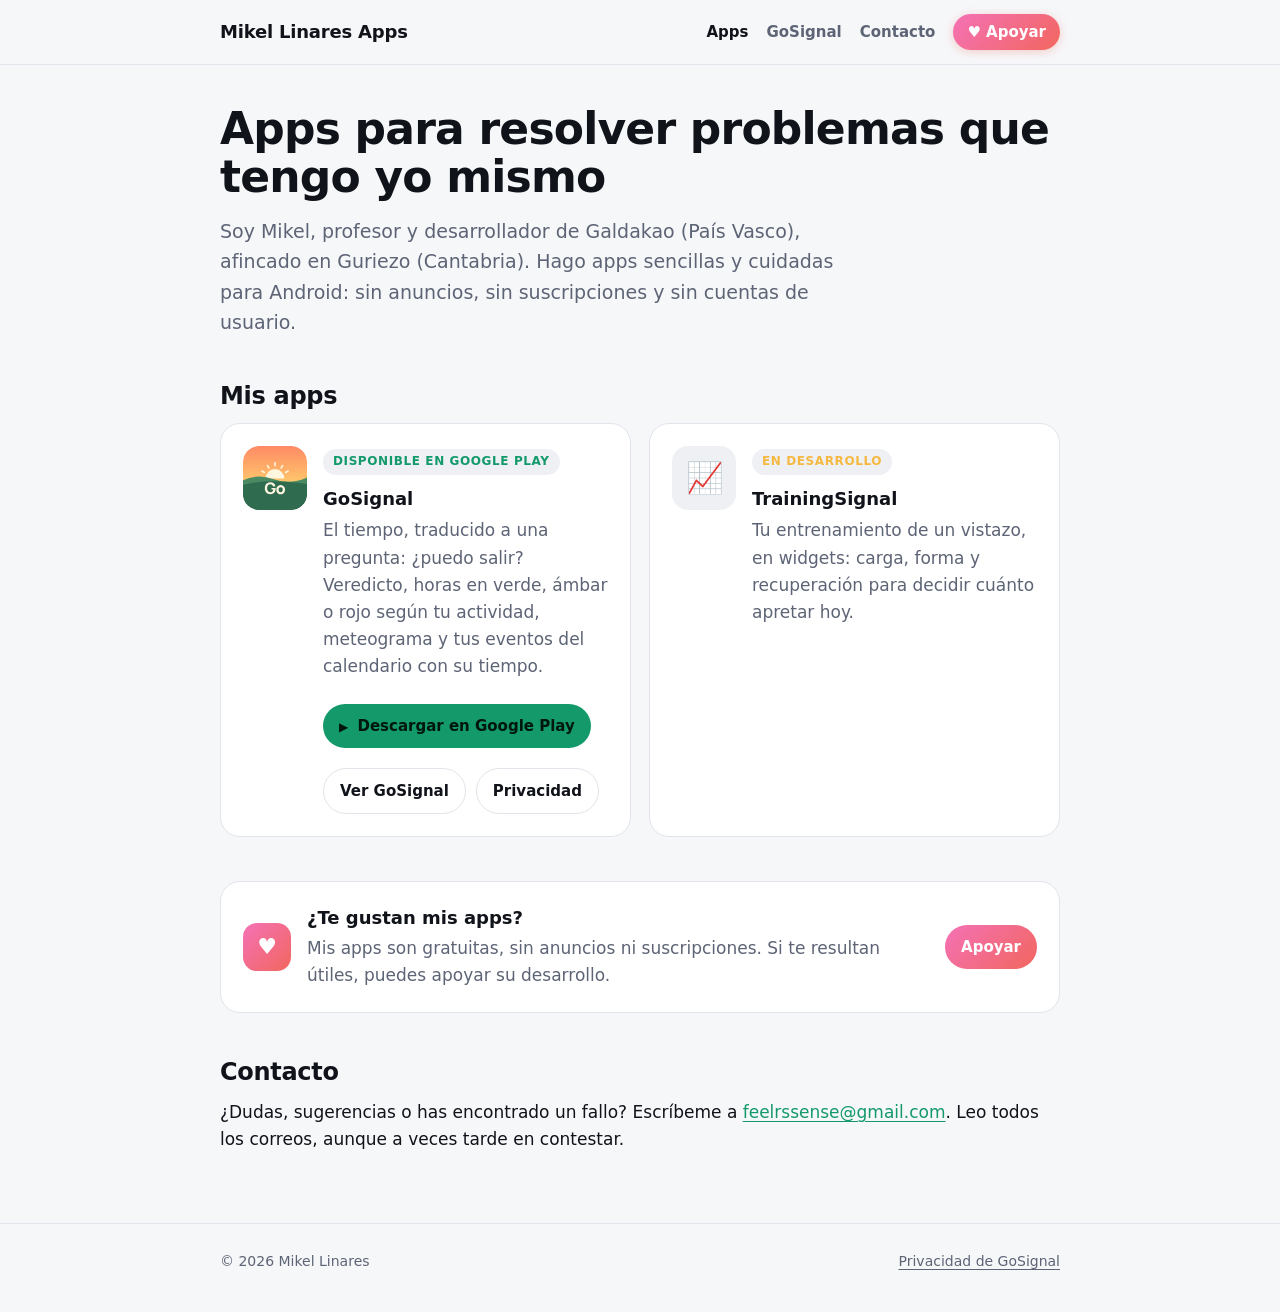
<file: index.html>
<!doctype html>
<html lang="es">
<head>
<meta charset="utf-8">
<meta name="viewport" content="width=device-width, initial-scale=1">
<title>Mikel Linares Apps</title>
<meta name="description" content="Apps para Android de Mikel Linares: GoSignal (el tiempo, traducido a una pregunta: ¿puedo salir?) y TrainingSignal.">
<link rel="icon" href="assets/gosignal-icon.svg" type="image/svg+xml">
<link rel="stylesheet" href="assets/style.css?v=2">
</head>
<body>
<header class="top"><div class="wrap">
  <a class="brand" href="index.html">Mikel Linares Apps</a>
  <nav>
    <a href="index.html" aria-current="page">Apps</a>
    <a href="gosignal/index.html">GoSignal</a>
    <a href="#contacto">Contacto</a>
    <a class="nav-cta" href="apoyar/index.html"><span aria-hidden="true">♥</span> Apoyar</a>
  </nav>
</div></header>

<main><div class="wrap">
  <h1>Apps para resolver problemas que tengo yo mismo</h1>
  <p class="lead">Soy Mikel, profesor y desarrollador de Galdakao (País Vasco), afincado en Guriezo (Cantabria). Hago apps sencillas y cuidadas para Android: sin anuncios, sin suscripciones y sin cuentas de usuario.</p>

  <h2>Mis apps</h2>
  <div class="grid">
    <div class="card app">
      <img src="assets/gosignal-icon.svg" alt="Icono de GoSignal">
      <div>
        <span class="tag live">Disponible en Google Play</span>
        <h3>GoSignal</h3>
        <p class="muted">El tiempo, traducido a una pregunta: ¿puedo salir? Veredicto, horas en verde, ámbar o rojo según tu actividad, meteograma y tus eventos del calendario con su tiempo.</p>
        <div class="links">
          <a class="btn play" href="https://play.google.com/store/apps/details?id=com.mikellinares.gosignal" target="_blank" rel="noopener"><span aria-hidden="true">▶</span> Descargar en Google Play</a>
          <a class="btn ghost" href="gosignal/index.html">Ver GoSignal</a>
          <a class="btn ghost" href="gosignal/privacidad/index.html">Privacidad</a>
        </div>
      </div>
    </div>
    <div class="card app">
      <div class="ph" aria-hidden="true">📈</div>
      <div>
        <span class="tag soon">En desarrollo</span>
        <h3>TrainingSignal</h3>
        <p class="muted">Tu entrenamiento de un vistazo, en widgets: carga, forma y recuperación para decidir cuánto apretar hoy.</p>
      </div>
    </div>
  </div>

  <div class="card donate-teaser">
    <div class="cup" aria-hidden="true">♥</div>
    <div>
      <h3>¿Te gustan mis apps?</h3>
      <p class="muted">Mis apps son gratuitas, sin anuncios ni suscripciones. Si te resultan útiles, puedes apoyar su desarrollo.</p>
    </div>
    <a class="btn" href="apoyar/index.html">Apoyar</a>
  </div>

  <h2 id="contacto">Contacto</h2>
  <p>¿Dudas, sugerencias o has encontrado un fallo? Escríbeme a <a href="mailto:feelrssense@gmail.com">feelrssense@gmail.com</a>. Leo todos los correos, aunque a veces tarde en contestar.</p>
</div></main>

<footer><div class="wrap">
  <span>© 2026 Mikel Linares</span>
  <span><a href="gosignal/privacidad/index.html">Privacidad de GoSignal</a></span>
</div></footer>
</body>
</html>
</file>
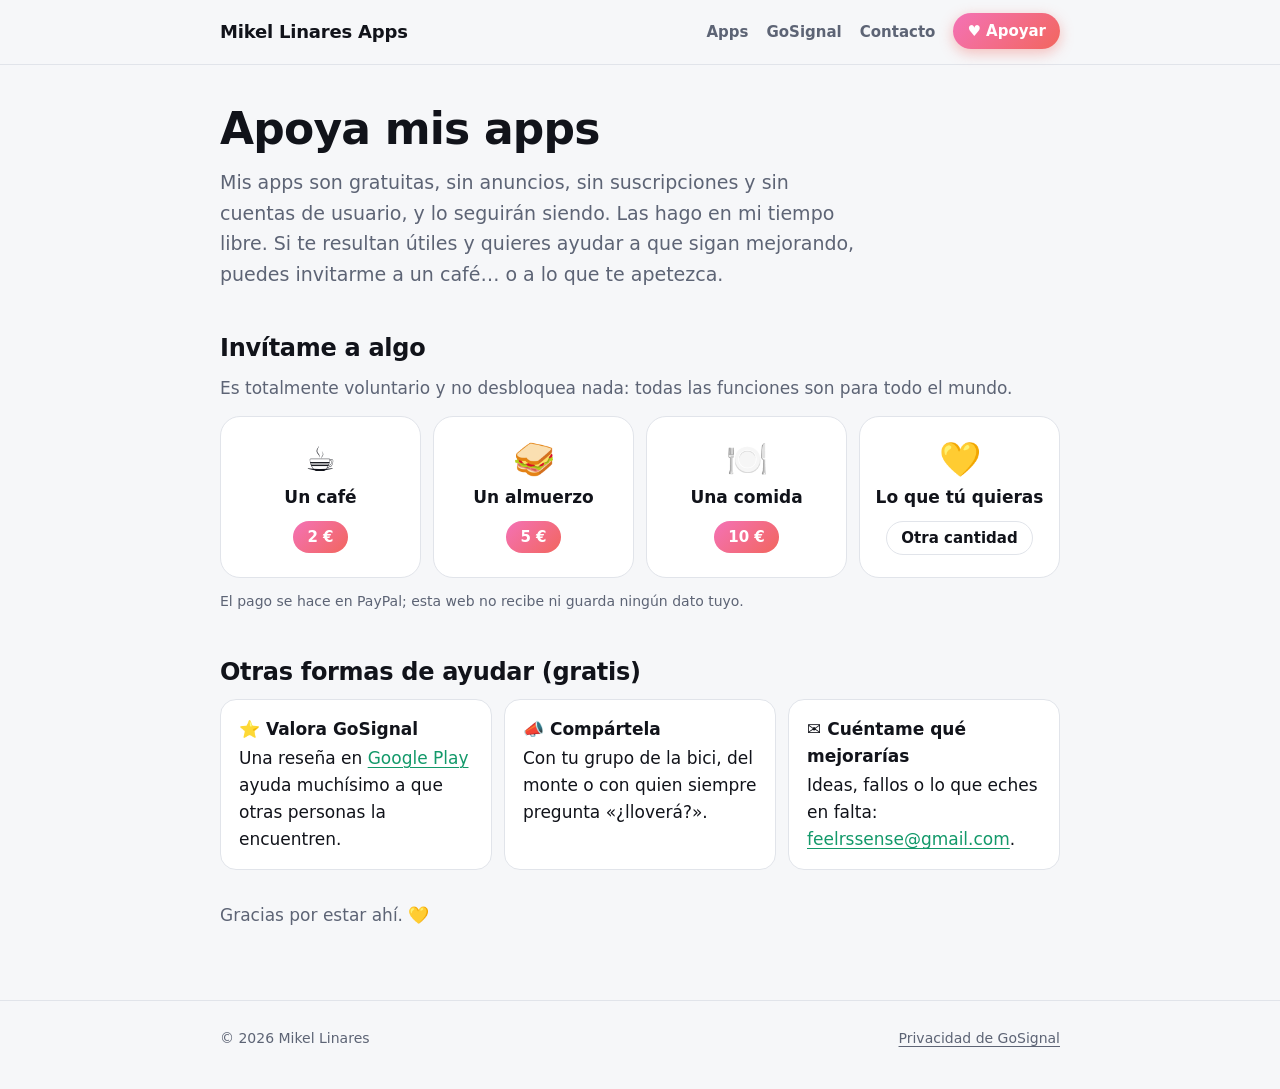
<file: apoyar/index.html>
<!doctype html>
<html lang="es">
<head>
<meta charset="utf-8">
<meta name="viewport" content="width=device-width, initial-scale=1">
<title>Apoyar · Mikel Linares Apps</title>
<meta name="description" content="Apoya el desarrollo de las apps gratuitas de Mikel Linares.">
<link rel="icon" href="../assets/gosignal-icon.svg" type="image/svg+xml">
<link rel="stylesheet" href="../assets/style.css?v=2">
</head>
<body>
<header class="top"><div class="wrap">
  <a class="brand" href="../index.html">Mikel Linares Apps</a>
  <nav>
    <a href="../index.html">Apps</a>
    <a href="../gosignal/index.html">GoSignal</a>
    <a href="../index.html#contacto">Contacto</a>
    <a class="nav-cta" href="index.html" aria-current="page"><span aria-hidden="true">♥</span> Apoyar</a>
  </nav>
</div></header>

<main><div class="wrap">
  <h1>Apoya mis apps</h1>
  <p class="lead">Mis apps son gratuitas, sin anuncios, sin suscripciones y sin cuentas de usuario, y lo seguirán siendo. Las hago en mi tiempo libre. Si te resultan útiles y quieres ayudar a que sigan mejorando, puedes invitarme a un café… o a lo que te apetezca.</p>

  <h2>Invítame a algo</h2>
  <p class="muted">Es totalmente voluntario y no desbloquea nada: todas las funciones son para todo el mundo.</p>
  <div class="tiers">
    <a class="tier" href="https://paypal.me/MikelLinaresDorado/2EUR" target="_blank" rel="noopener"><span class="emoji" aria-hidden="true">☕</span><b>Un café</b><span class="price">2 €</span></a>
    <a class="tier" href="https://paypal.me/MikelLinaresDorado/5EUR" target="_blank" rel="noopener"><span class="emoji" aria-hidden="true">🥪</span><b>Un almuerzo</b><span class="price">5 €</span></a>
    <a class="tier" href="https://paypal.me/MikelLinaresDorado/10EUR" target="_blank" rel="noopener"><span class="emoji" aria-hidden="true">🍽️</span><b>Una comida</b><span class="price">10 €</span></a>
    <a class="tier free" href="https://paypal.me/MikelLinaresDorado" target="_blank" rel="noopener"><span class="emoji" aria-hidden="true">💛</span><b>Lo que tú quieras</b><span class="price">Otra cantidad</span></a>
  </div>
  <p class="small muted" style="margin-top:12px">El pago se hace en PayPal; esta web no recibe ni guarda ningún dato tuyo.</p>

  <h2>Otras formas de ayudar (gratis)</h2>
  <ul class="features">
    <li><b>⭐ Valora GoSignal</b>Una reseña en <a href="https://play.google.com/store/apps/details?id=com.mikellinares.gosignal" target="_blank" rel="noopener">Google Play</a> ayuda muchísimo a que otras personas la encuentren.</li>
    <li><b>📣 Compártela</b>Con tu grupo de la bici, del monte o con quien siempre pregunta «¿lloverá?».</li>
    <li><b>✉️ Cuéntame qué mejorarías</b>Ideas, fallos o lo que eches en falta: <a href="mailto:feelrssense@gmail.com">feelrssense@gmail.com</a>.</li>
  </ul>

  <p class="muted" style="margin-top:32px">Gracias por estar ahí. 💛</p>
</div></main>

<footer><div class="wrap">
  <span>© 2026 Mikel Linares</span>
  <span><a href="../gosignal/privacidad/index.html">Privacidad de GoSignal</a></span>
</div></footer>
</body>
</html>
</file>
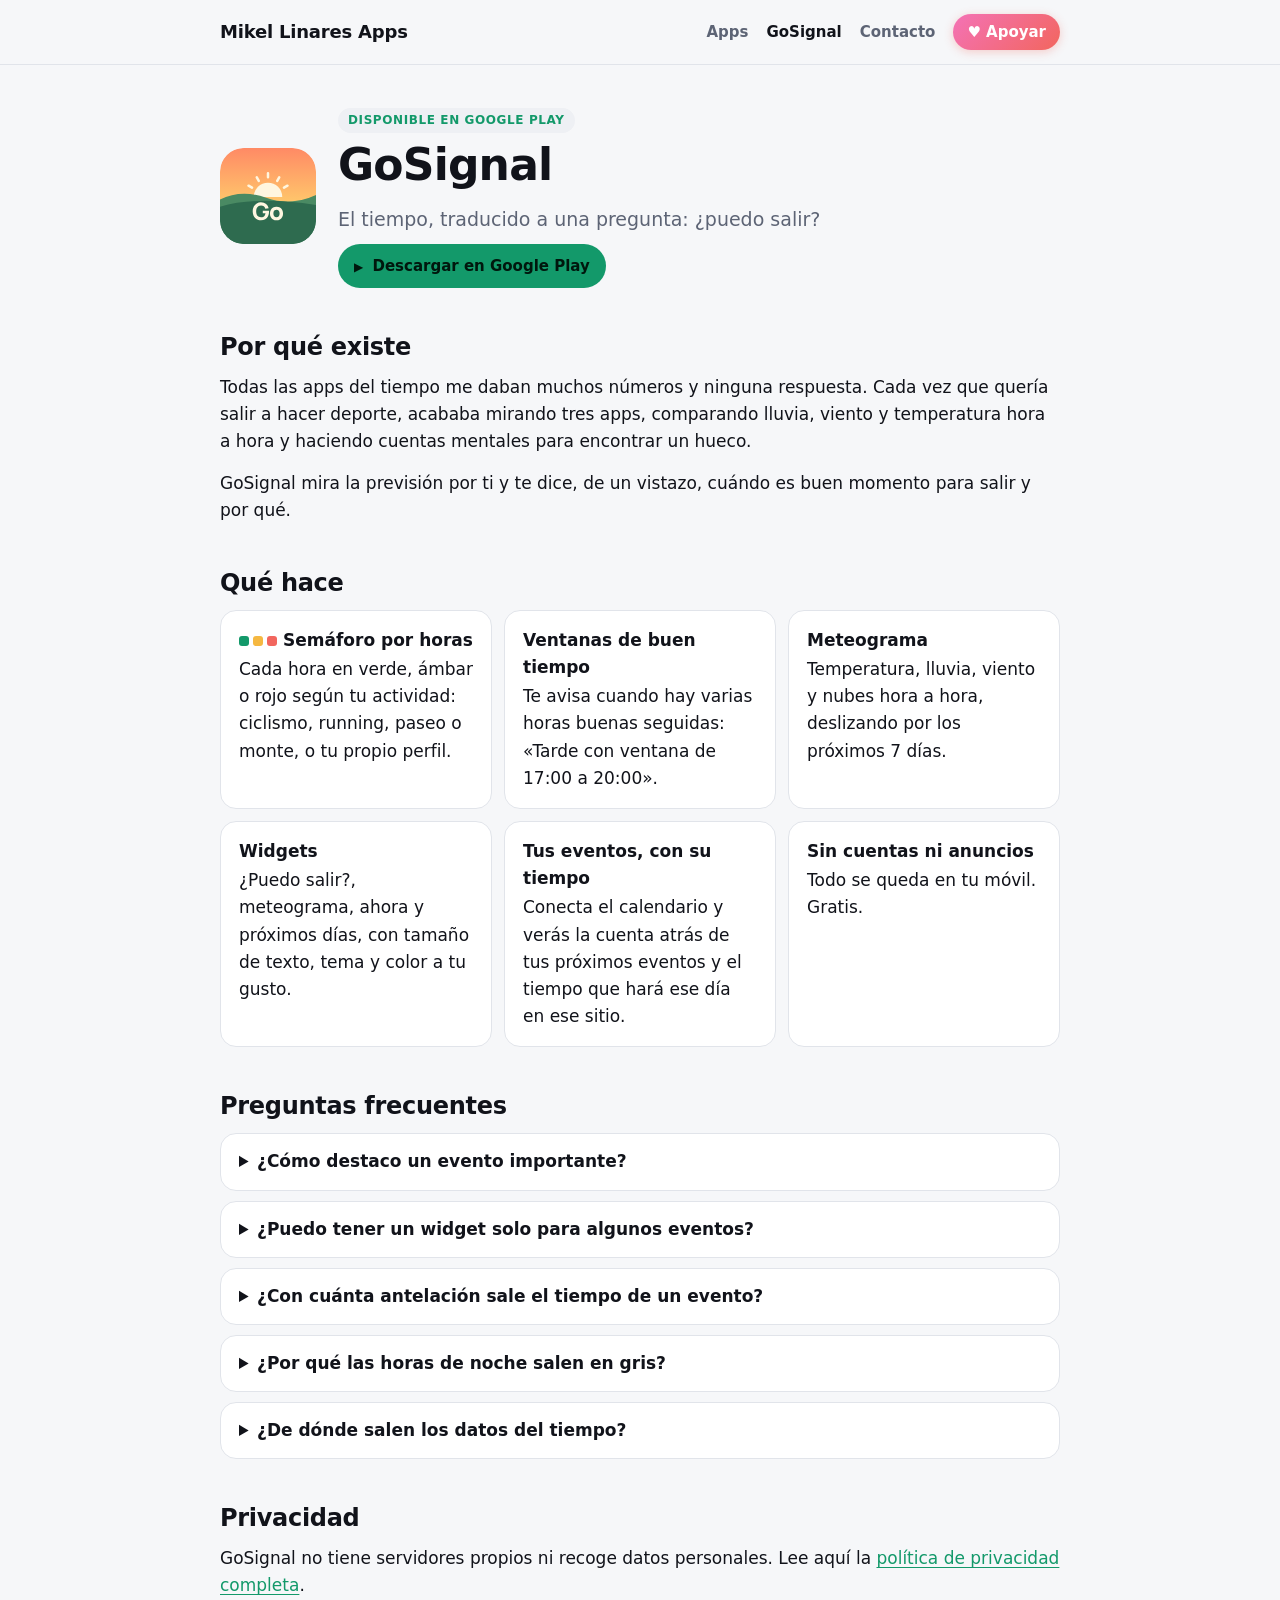
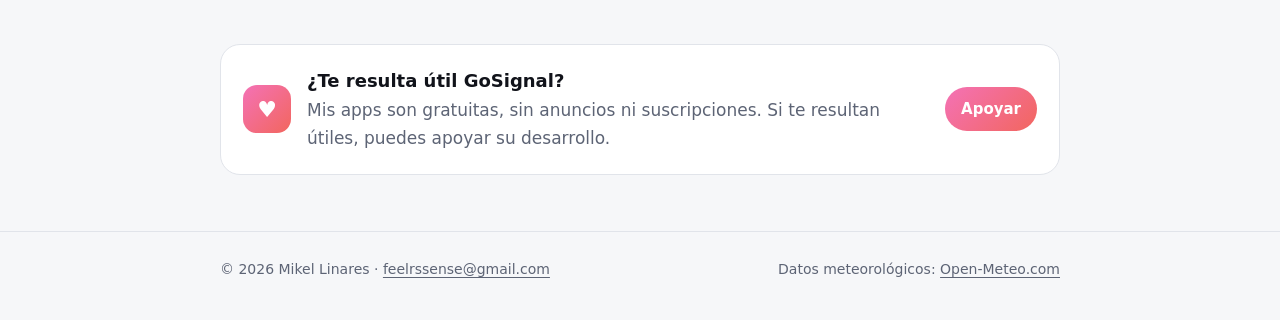
<file: gosignal/index.html>
<!doctype html>
<html lang="es">
<head>
<meta charset="utf-8">
<meta name="viewport" content="width=device-width, initial-scale=1">
<title>GoSignal · ¿Puedo salir?</title>
<meta name="description" content="GoSignal: el tiempo, traducido a una pregunta. Ventanas de buen tiempo según tu actividad, meteograma, widgets y tus eventos del calendario con su tiempo.">
<link rel="icon" href="../assets/gosignal-icon.svg" type="image/svg+xml">
<link rel="stylesheet" href="../assets/style.css?v=2">
</head>
<body>
<header class="top"><div class="wrap">
  <a class="brand" href="../index.html">Mikel Linares Apps</a>
  <nav>
    <a href="../index.html">Apps</a>
    <a href="index.html" aria-current="page">GoSignal</a>
    <a href="../index.html#contacto">Contacto</a>
    <a class="nav-cta" href="../apoyar/index.html"><span aria-hidden="true">♥</span> Apoyar</a>
  </nav>
</div></header>

<main><div class="wrap">
  <div class="hero">
    <img src="../assets/gosignal-icon.svg" alt="Icono de GoSignal">
    <div>
      <span class="tag live">Disponible en Google Play</span>
      <h1>GoSignal</h1>
      <p class="lead" style="margin:0">El tiempo, traducido a una pregunta: ¿puedo salir?</p>
      <div class="links"><a class="btn play" href="https://play.google.com/store/apps/details?id=com.mikellinares.gosignal" target="_blank" rel="noopener"><span aria-hidden="true">▶</span> Descargar en Google Play</a></div>
    </div>
  </div>

  <h2>Por qué existe</h2>
  <p>Todas las apps del tiempo me daban muchos números y ninguna respuesta. Cada vez que quería salir a hacer deporte, acababa mirando tres apps, comparando lluvia, viento y temperatura hora a hora y haciendo cuentas mentales para encontrar un hueco.</p>
  <p>GoSignal mira la previsión por ti y te dice, de un vistazo, cuándo es buen momento para salir y por qué.</p>

  <h2>Qué hace</h2>
  <ul class="features">
    <li><b><span class="dots"><i style="background:var(--signal)"></i><i style="background:var(--amber)"></i><i style="background:var(--red)"></i></span>Semáforo por horas</b>Cada hora en verde, ámbar o rojo según tu actividad: ciclismo, running, paseo o monte, o tu propio perfil.</li>
    <li><b>Ventanas de buen tiempo</b>Te avisa cuando hay varias horas buenas seguidas: «Tarde con ventana de 17:00 a 20:00».</li>
    <li><b>Meteograma</b>Temperatura, lluvia, viento y nubes hora a hora, deslizando por los próximos 7 días.</li>
    <li><b>Widgets</b>¿Puedo salir?, meteograma, ahora y próximos días, con tamaño de texto, tema y color a tu gusto.</li>
    <li><b>Tus eventos, con su tiempo</b>Conecta el calendario y verás la cuenta atrás de tus próximos eventos y el tiempo que hará ese día en ese sitio.</li>
    <li><b>Sin cuentas ni anuncios</b>Todo se queda en tu móvil. Gratis.</li>
  </ul>

  <h2>Preguntas frecuentes</h2>
  <details>
    <summary>¿Cómo destaco un evento importante?</summary>
    <p>Escribe <code>#objetivo</code> en la descripción o notas del evento en tu calendario. GoSignal lo mostrará destacado, con la etiqueta «OBJETIVO». El hashtag se puede cambiar en la configuración de cada widget.</p>
  </details>
  <details>
    <summary>¿Puedo tener un widget solo para algunos eventos?</summary>
    <p>Sí. Cada widget de eventos tiene sus propios filtros: calendarios, hashtags (por ejemplo <code>#carrera</code> o <code>#pesca</code> en la descripción), palabras del título, tipo de evento y horizonte. Puedes tener uno para tus carreras y otro para tus días de pesca.</p>
  </details>
  <details>
    <summary>¿Con cuánta antelación sale el tiempo de un evento?</summary>
    <p>Hora a hora cuando falta una semana o menos, y como tendencia orientativa hasta dos semanas antes. Si el evento está más lejos, verás la fecha a partir de la cual aparecerá la previsión.</p>
  </details>
  <details>
    <summary>¿Por qué las horas de noche salen en gris?</summary>
    <p>Si tu perfil no sale de noche, esas horas no se evalúan. Si sí sales, activa «Salgo también de noche» en el perfil y se evaluarán con colores más oscuros.</p>
  </details>
  <details>
    <summary>¿De dónde salen los datos del tiempo?</summary>
    <p>De un servicio de datos meteorológicos abierto, acreditado al pie de esta página, que combina modelos de servicios meteorológicos nacionales como ECMWF, DWD, Météo-France y AEMET. GoSignal te ayuda a decidir, pero no sustituye a los avisos oficiales.</p>
  </details>

  <h2>Privacidad</h2>
  <p>GoSignal no tiene servidores propios ni recoge datos personales. Lee aquí la <a href="privacidad/index.html">política de privacidad completa</a>.</p>


  <div class="card donate-teaser">
    <div class="cup" aria-hidden="true">♥</div>
    <div>
      <h3>¿Te resulta útil GoSignal?</h3>
      <p class="muted">Mis apps son gratuitas, sin anuncios ni suscripciones. Si te resultan útiles, puedes apoyar su desarrollo.</p>
    </div>
    <a class="btn" href="../apoyar/index.html">Apoyar</a>
  </div>
</div></main>

<footer><div class="wrap">
  <span>© 2026 Mikel Linares · <a href="mailto:feelrssense@gmail.com">feelrssense@gmail.com</a></span>
  <span>Datos meteorológicos: <a href="https://open-meteo.com/">Open-Meteo.com</a></span>
</div></footer>
</body>
</html>
</file>
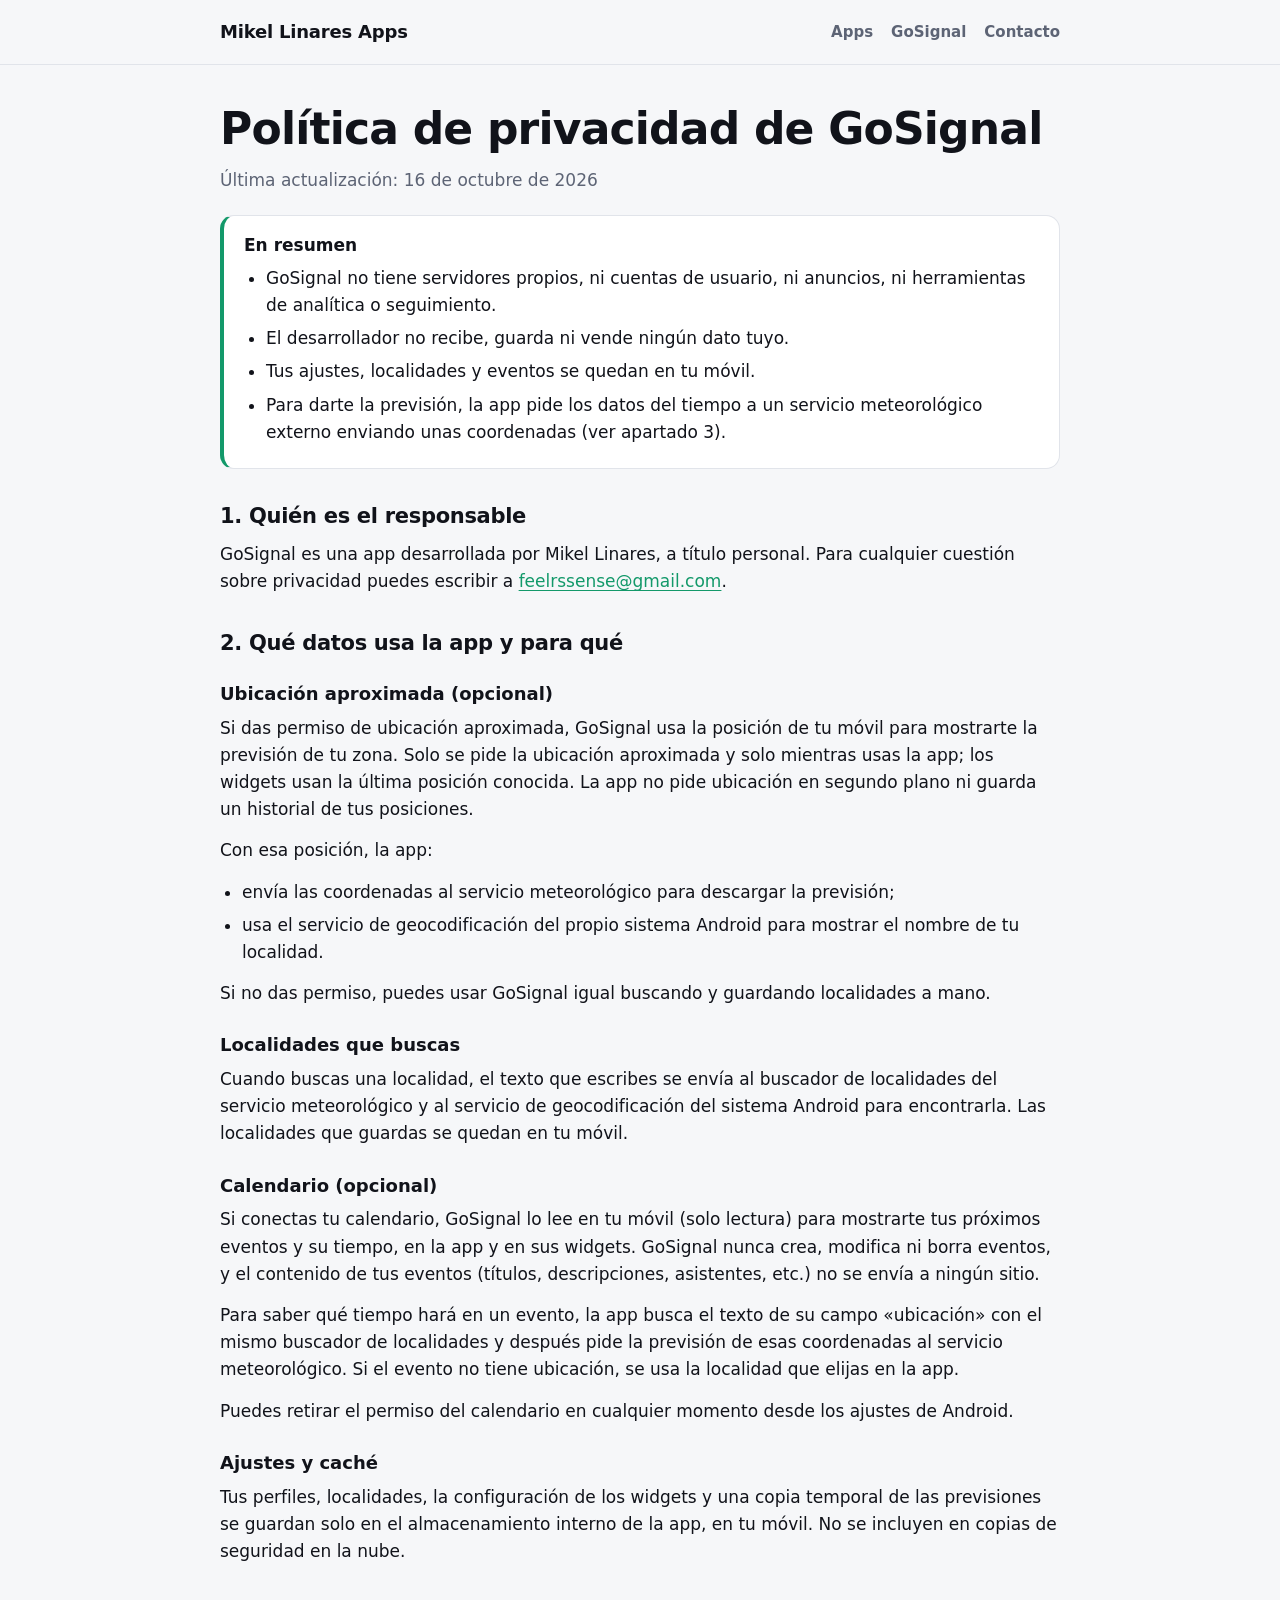
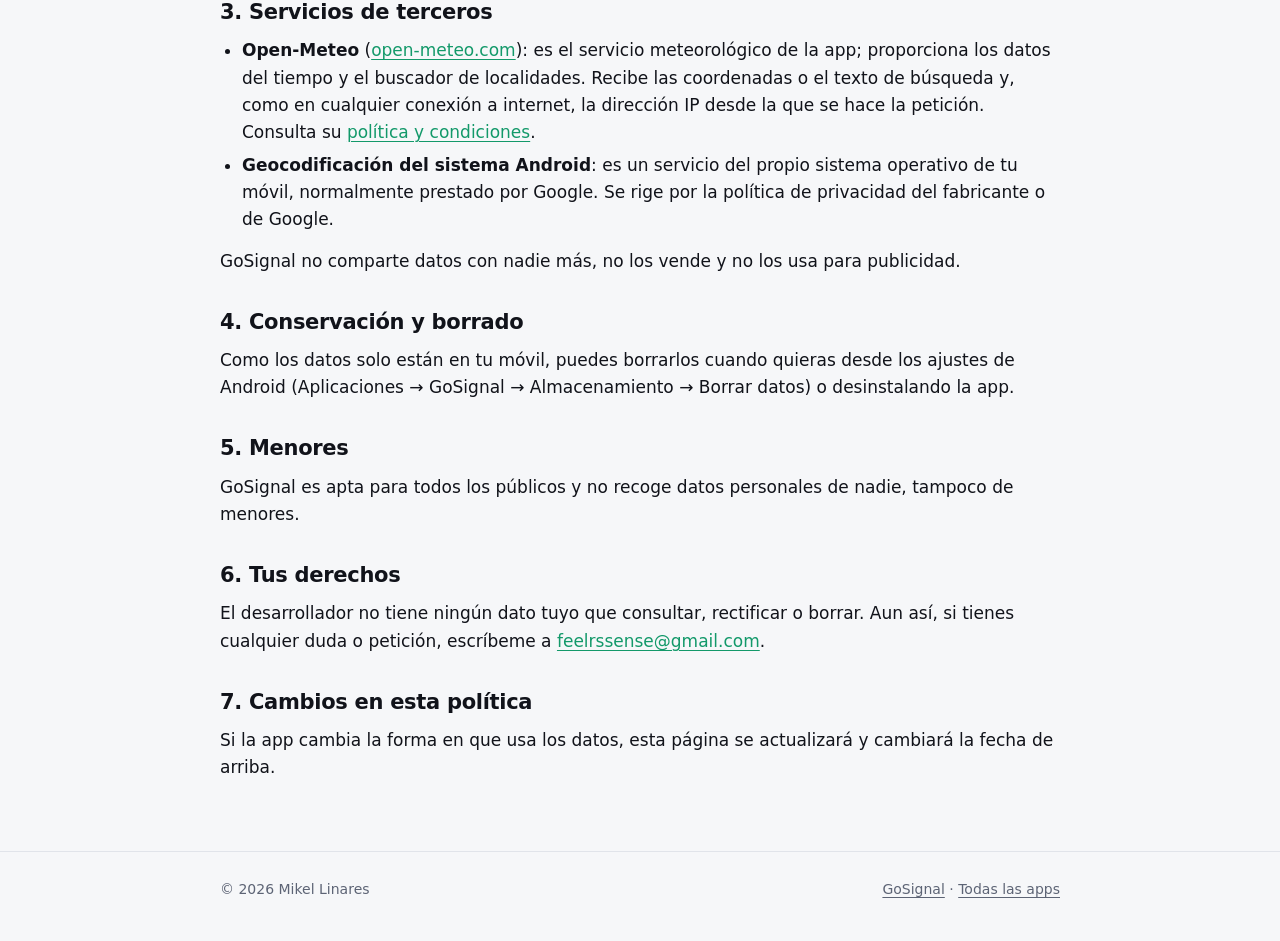
<file: gosignal/privacidad/index.html>
<!doctype html>
<html lang="es">
<head>
<meta charset="utf-8">
<meta name="viewport" content="width=device-width, initial-scale=1">
<title>Política de privacidad · GoSignal</title>
<meta name="description" content="Política de privacidad de la app GoSignal para Android.">
<link rel="icon" href="../../assets/gosignal-icon.svg" type="image/svg+xml">
<link rel="stylesheet" href="../../assets/style.css?v=2">
</head>
<body>
<header class="top"><div class="wrap">
  <a class="brand" href="../../index.html">Mikel Linares Apps</a>
  <nav>
    <a href="../../index.html">Apps</a>
    <a href="../index.html">GoSignal</a>
    <a href="../../index.html#contacto">Contacto</a>
  </nav>
</div></header>

<main class="policy"><div class="wrap">
  <h1>Política de privacidad de GoSignal</h1>
  <p class="muted">Última actualización: 16 de octubre de 2026</p>

  <div class="summary">
    <b>En resumen</b>
    <ul>
      <li>GoSignal no tiene servidores propios, ni cuentas de usuario, ni anuncios, ni herramientas de analítica o seguimiento.</li>
      <li>El desarrollador no recibe, guarda ni vende ningún dato tuyo.</li>
      <li>Tus ajustes, localidades y eventos se quedan en tu móvil.</li>
      <li>Para darte la previsión, la app pide los datos del tiempo a un servicio meteorológico externo enviando unas coordenadas (ver apartado 3).</li>
    </ul>
  </div>

  <h2>1. Quién es el responsable</h2>
  <p>GoSignal es una app desarrollada por Mikel Linares, a título personal. Para cualquier cuestión sobre privacidad puedes escribir a <a href="mailto:feelrssense@gmail.com">feelrssense@gmail.com</a>.</p>

  <h2>2. Qué datos usa la app y para qué</h2>
  <h3>Ubicación aproximada (opcional)</h3>
  <p>Si das permiso de ubicación aproximada, GoSignal usa la posición de tu móvil para mostrarte la previsión de tu zona. Solo se pide la ubicación aproximada y solo mientras usas la app; los widgets usan la última posición conocida. La app no pide ubicación en segundo plano ni guarda un historial de tus posiciones.</p>
  <p>Con esa posición, la app:</p>
  <ul>
    <li>envía las coordenadas al servicio meteorológico para descargar la previsión;</li>
    <li>usa el servicio de geocodificación del propio sistema Android para mostrar el nombre de tu localidad.</li>
  </ul>
  <p>Si no das permiso, puedes usar GoSignal igual buscando y guardando localidades a mano.</p>

  <h3>Localidades que buscas</h3>
  <p>Cuando buscas una localidad, el texto que escribes se envía al buscador de localidades del servicio meteorológico y al servicio de geocodificación del sistema Android para encontrarla. Las localidades que guardas se quedan en tu móvil.</p>

  <h3>Calendario (opcional)</h3>
  <p>Si conectas tu calendario, GoSignal lo lee en tu móvil (solo lectura) para mostrarte tus próximos eventos y su tiempo, en la app y en sus widgets. GoSignal nunca crea, modifica ni borra eventos, y el contenido de tus eventos (títulos, descripciones, asistentes, etc.) no se envía a ningún sitio.</p>
  <p>Para saber qué tiempo hará en un evento, la app busca el texto de su campo «ubicación» con el mismo buscador de localidades y después pide la previsión de esas coordenadas al servicio meteorológico. Si el evento no tiene ubicación, se usa la localidad que elijas en la app.</p>
  <p>Puedes retirar el permiso del calendario en cualquier momento desde los ajustes de Android.</p>

  <h3>Ajustes y caché</h3>
  <p>Tus perfiles, localidades, la configuración de los widgets y una copia temporal de las previsiones se guardan solo en el almacenamiento interno de la app, en tu móvil. No se incluyen en copias de seguridad en la nube.</p>

  <h2>3. Servicios de terceros</h2>
  <ul>
    <li><b>Open-Meteo</b> (<a href="https://open-meteo.com/">open-meteo.com</a>): es el servicio meteorológico de la app; proporciona los datos del tiempo y el buscador de localidades. Recibe las coordenadas o el texto de búsqueda y, como en cualquier conexión a internet, la dirección IP desde la que se hace la petición. Consulta su <a href="https://open-meteo.com/en/terms">política y condiciones</a>.</li>
    <li><b>Geocodificación del sistema Android</b>: es un servicio del propio sistema operativo de tu móvil, normalmente prestado por Google. Se rige por la política de privacidad del fabricante o de Google.</li>
  </ul>
  <p>GoSignal no comparte datos con nadie más, no los vende y no los usa para publicidad.</p>

  <h2>4. Conservación y borrado</h2>
  <p>Como los datos solo están en tu móvil, puedes borrarlos cuando quieras desde los ajustes de Android (Aplicaciones → GoSignal → Almacenamiento → Borrar datos) o desinstalando la app.</p>

  <h2>5. Menores</h2>
  <p>GoSignal es apta para todos los públicos y no recoge datos personales de nadie, tampoco de menores.</p>

  <h2>6. Tus derechos</h2>
  <p>El desarrollador no tiene ningún dato tuyo que consultar, rectificar o borrar. Aun así, si tienes cualquier duda o petición, escríbeme a <a href="mailto:feelrssense@gmail.com">feelrssense@gmail.com</a>.</p>

  <h2>7. Cambios en esta política</h2>
  <p>Si la app cambia la forma en que usa los datos, esta página se actualizará y cambiará la fecha de arriba.</p>
</div></main>

<footer><div class="wrap">
  <span>© 2026 Mikel Linares</span>
  <span><a href="../index.html">GoSignal</a> · <a href="../../index.html">Todas las apps</a></span>
</div></footer>
</body>
</html>
</file>
<file: assets/style.css>
:root{
  --bg:#0D0F13; --surface:#161920; --surface2:#1E222B; --line:#262B36;
  --text:#F2F4F8; --muted:#9AA1B2; --signal:#3DDC97; --amber:#F5B841; --red:#F2665E;
  --rain:#5CC8FF; --pink:#F472B6; --violet:#A78BFA;
  --radius:20px; --max:880px;
}
:root[data-theme="light"]{
  --bg:#F6F7F9; --surface:#FFFFFF; --surface2:#EEF0F4; --line:#E1E4EA;
  --text:#11131A; --muted:#5D6475; --signal:#13996A;
}
@media (prefers-color-scheme: light){
  :root:not([data-theme="dark"]){
    --bg:#F6F7F9; --surface:#FFFFFF; --surface2:#EEF0F4; --line:#E1E4EA;
    --text:#11131A; --muted:#5D6475; --signal:#13996A;
  }
}
*{box-sizing:border-box}
html{-webkit-text-size-adjust:100%}
body{margin:0;background:var(--bg);color:var(--text);
  font-family:system-ui,-apple-system,"Segoe UI",Roboto,"Helvetica Neue",Arial,sans-serif;
  font-size:17px;line-height:1.6}
a{color:var(--signal);text-decoration-thickness:1px;text-underline-offset:3px}
a:hover{text-decoration-thickness:2px}
.wrap{max-width:var(--max);margin:0 auto;padding:0 20px}
header.top{border-bottom:1px solid var(--line)}
header.top .wrap{display:flex;align-items:center;gap:16px;min-height:64px;flex-wrap:wrap}
.brand{font-weight:800;color:var(--text);text-decoration:none;font-size:18px;letter-spacing:-.2px}
nav{margin-left:auto;display:flex;gap:18px;flex-wrap:wrap}
nav a{color:var(--muted);text-decoration:none;font-size:15px;font-weight:600}
nav a:hover,nav a[aria-current="page"]{color:var(--text)}
main{padding:40px 0 56px}
h1{font-size:clamp(30px,6vw,44px);line-height:1.1;letter-spacing:-.8px;margin:0 0 14px}
h2{font-size:24px;line-height:1.25;margin:44px 0 12px;letter-spacing:-.3px}
h3{font-size:18px;margin:24px 0 6px}
p{margin:0 0 14px}
.lead{font-size:19px;color:var(--muted);max-width:640px}
.muted{color:var(--muted)}
.small{font-size:14px}
.grid{display:grid;grid-template-columns:repeat(auto-fit,minmax(260px,1fr));gap:18px}
.card{background:var(--surface);border:1px solid var(--line);border-radius:var(--radius);padding:22px}
.card h3{margin-top:0}
.app{display:flex;gap:16px;align-items:flex-start}
.app img,.app .ph{width:64px;height:64px;border-radius:16px;flex:none}
.app .ph{background:var(--surface2);display:grid;place-items:center;font-size:30px}
.app h3{margin:2px 0 4px}
.tag{display:inline-block;font-size:12px;font-weight:700;letter-spacing:.6px;text-transform:uppercase;
  border-radius:999px;padding:3px 10px;background:var(--surface2);color:var(--muted);margin-bottom:8px}
.tag.soon{color:var(--amber)}
.tag.live{color:var(--signal)}
.btn.play span{font-size:.8em;margin-right:4px}
.btn{display:inline-block;margin-top:10px;padding:10px 16px;border-radius:999px;font-weight:700;font-size:15px;
  background:var(--signal);color:#00170D;text-decoration:none}
.btn.ghost{background:transparent;color:var(--text);border:1px solid var(--line)}
.links{display:flex;gap:10px;flex-wrap:wrap}
.hero{display:flex;gap:22px;align-items:center;margin-bottom:8px;flex-wrap:wrap}
.hero img{width:96px;height:96px;border-radius:24px}
.features{list-style:none;padding:0;margin:0;display:grid;gap:12px;grid-template-columns:repeat(auto-fit,minmax(240px,1fr))}
.features li{background:var(--surface);border:1px solid var(--line);border-radius:16px;padding:16px 18px}
.features b{display:block;margin-bottom:2px}
.dots{display:inline-flex;gap:4px;vertical-align:middle;margin-right:6px}
.dots i{width:10px;height:10px;border-radius:3px;display:inline-block}
details{background:var(--surface);border:1px solid var(--line);border-radius:16px;padding:14px 18px;margin-bottom:10px}
summary{cursor:pointer;font-weight:700}
details p{margin:10px 0 0}
.policy h2{font-size:21px;margin-top:34px}
.policy ul{padding-left:22px;margin:0 0 14px}
.policy li{margin-bottom:6px}
.summary{background:var(--surface);border:1px solid var(--line);border-left:4px solid var(--signal);border-radius:14px;padding:16px 20px;margin:20px 0}
.summary ul{margin:6px 0 0}
.donate{display:flex;gap:16px;align-items:flex-start}
.donate .cup{width:56px;height:56px;border-radius:16px;flex:none;background:var(--surface2);display:grid;place-items:center;font-size:28px}
.donate p{margin-bottom:4px}
@media (max-width:520px){.donate{flex-direction:column}}
nav{align-items:center}
nav a.nav-cta{color:#fff;background:linear-gradient(135deg,#F472B6,#F2665E);padding:6px 14px;border-radius:999px;box-shadow:0 2px 10px rgba(242,102,94,.3);transition:transform .15s,box-shadow .15s}
nav a.nav-cta:hover,nav a.nav-cta[aria-current="page"]{color:#fff;transform:translateY(-1px);box-shadow:0 4px 14px rgba(242,102,94,.4)}
.donate h3{margin:0 0 6px}
.donate-teaser{display:flex;gap:16px;align-items:center;margin-top:44px}
.donate-teaser .cup{width:48px;height:48px;border-radius:14px;flex:none;display:grid;place-items:center;font-size:22px;color:#fff;background:linear-gradient(135deg,#F472B6,#F2665E)}
.donate-teaser h3{margin:0 0 2px}
.donate-teaser p{margin:0}
.donate-teaser .btn{margin:0 0 0 auto;flex:none;color:#fff;background:linear-gradient(135deg,#F472B6,#F2665E)}
@media (max-width:520px){.donate-teaser{flex-wrap:wrap}.donate-teaser .btn{margin-left:0}}
code{background:var(--surface2);border-radius:6px;padding:1px 6px;font-size:.92em}
footer{border-top:1px solid var(--line);padding:26px 0 40px;color:var(--muted);font-size:14px}
footer .wrap{display:flex;gap:16px;flex-wrap:wrap;justify-content:space-between}
footer a{color:var(--muted)}
@media (max-width:520px){ body{font-size:16px} nav{margin-left:0;width:100%;padding-bottom:10px} main{padding-top:28px} }

.tiers{display:grid;grid-template-columns:repeat(auto-fit,minmax(140px,1fr));gap:12px;margin-top:8px}
.tier{display:flex;flex-direction:column;align-items:center;gap:4px;text-align:center;text-decoration:none;color:var(--text);
  background:var(--surface);border:1px solid var(--line);border-radius:var(--radius);padding:22px 14px;transition:transform .15s,border-color .15s,box-shadow .15s}
.tier:hover{transform:translateY(-2px);border-color:#F2665E;box-shadow:0 6px 18px rgba(242,102,94,.18)}
.tier .emoji{font-size:34px;line-height:1.2}
.tier b{font-size:17px}
.tier .price{font-weight:800;font-size:15px;color:#fff;background:linear-gradient(135deg,#F472B6,#F2665E);border-radius:999px;padding:4px 14px;margin-top:6px}
.tier.free .price{background:transparent;color:var(--text);border:1px solid var(--line)}
</file>
